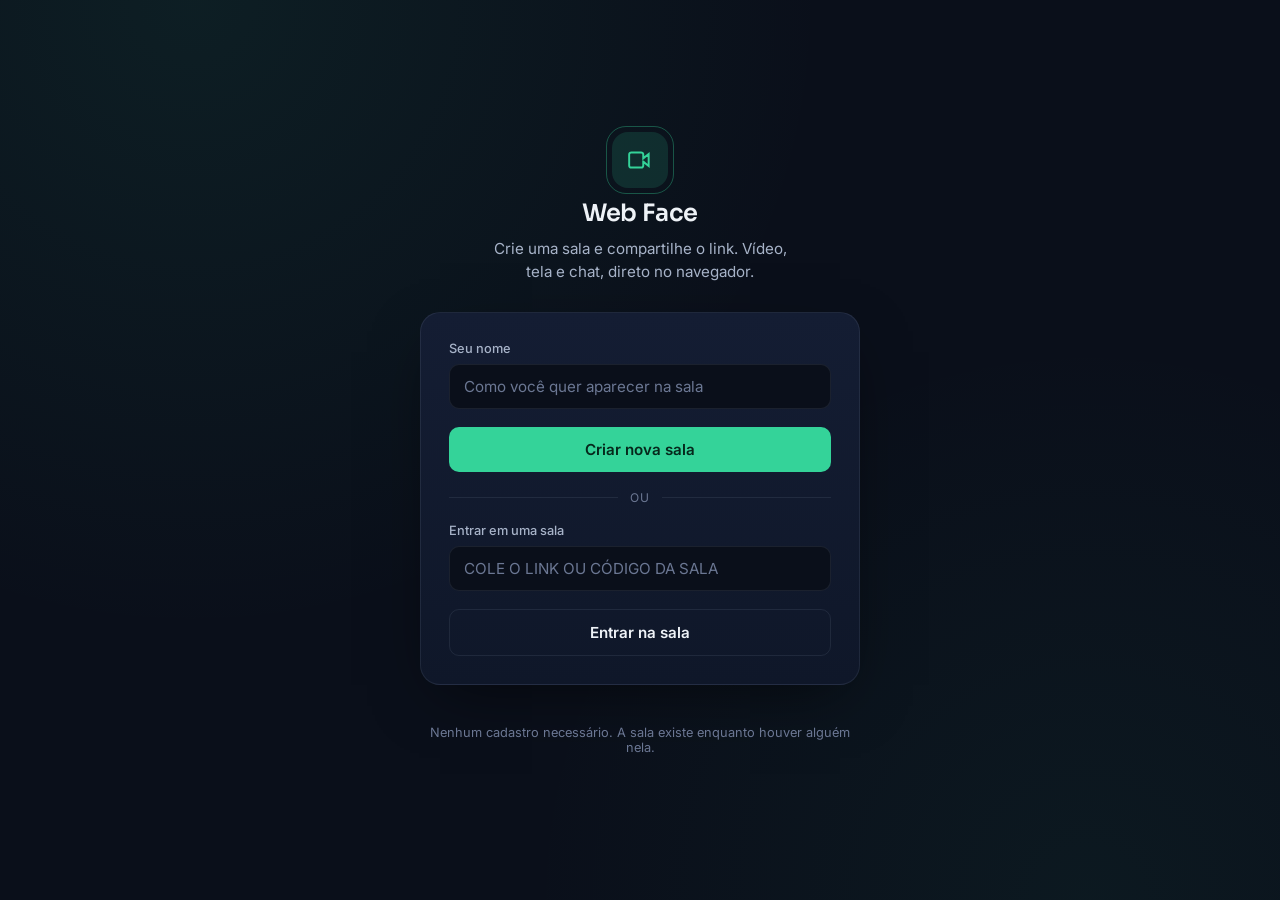
<file: index.html>
<!DOCTYPE html>
<html lang="pt-BR">
<head>
  <meta charset="UTF-8" />
  <meta name="viewport" content="width=device-width, initial-scale=1.0" />
  <title>Web Face — Início</title>
  <link rel="preconnect" href="https://fonts.googleapis.com">
  <link href="https://fonts.googleapis.com/css2?family=Sora:wght@500;600;700&family=Inter:wght@400;500;600&display=swap" rel="stylesheet">
  <link rel="stylesheet" href="css/style.css?v=12" />
</head>
<body>
  <main class="landing">
    <div class="brand">
      <div class="brand-mark">
        <svg viewBox="0 0 24 24" fill="none" stroke="currentColor" stroke-width="1.8">
          <path d="M15 10.5V7a2 2 0 0 0-2-2H4a2 2 0 0 0-2 2v10a2 2 0 0 0 2 2h9a2 2 0 0 0 2-2v-3.5l5 4v-11l-5 4Z"/>
        </svg>
      </div>
      <h1>Web Face</h1>
      <p>Crie uma sala e compartilhe o link. Vídeo, tela e chat, direto no navegador.</p>
    </div>

    <section class="panel">
      <div class="field">
        <label for="nome-input">Seu nome</label>
        <input id="nome-input" type="text" placeholder="Como você quer aparecer na sala" maxlength="30" />
      </div>

      <button id="criar-sala-btn" class="btn-primary">Criar nova sala</button>

      <div class="divider">ou</div>

      <div class="field">
        <label for="link-input">Entrar em uma sala</label>
        <input id="link-input" type="text" placeholder="Cole o link ou código da sala" style="text-transform: uppercase;" />
      </div>
      <button id="entrar-sala-btn" class="btn-secondary">Entrar na sala</button>

      <p id="erro-msg" class="footnote hidden" style="color:#f87171;"></p>
    </section>

    <p class="footnote">Nenhum cadastro necessário. A sala existe enquanto houver alguém nela.</p>
  </main>

  <script src="js/landing.js?v=12"></script>
</body>
</html>
</file>
<file: css/style.css>
/* =========================================================
   Design tokens
   ========================================================= */
:root {
  --bg-0: #0a0f1a;
  --bg-1: #0f1729;
  --bg-2: #141d33;
  --card-border: rgba(148, 163, 184, 0.12);
  --text-hi: #eef2f7;
  --text-mid: #a7b3c8;
  --text-low: #6b7793;
  --accent: #34d399;
  --accent-dim: rgba(52, 211, 153, 0.14);
  --accent-ring: rgba(52, 211, 153, 0.35);
  --danger: #f87171;

  --font-display: "Sora", system-ui, sans-serif;
  --font-body: "Inter", system-ui, sans-serif;

  --radius-lg: 20px;
  --radius-md: 14px;
  --radius-sm: 10px;
}

* { box-sizing: border-box; }

html, body {
  height: 100%;
  margin: 0;
  padding: 0;
}

body {
  background:
    radial-gradient(circle at 15% 0%, rgba(52, 211, 153, 0.08), transparent 45%),
    radial-gradient(circle at 85% 100%, rgba(52, 211, 153, 0.05), transparent 40%),
    var(--bg-0);
  color: var(--text-hi);
  font-family: var(--font-body);
  min-height: 100vh;
  display: flex;
  flex-direction: column;
  align-items: center;
  justify-content: center;
  padding: 24px;
}

/* =========================================================
   Landing layout
   ========================================================= */
.landing {
  width: 100%;
  max-width: 440px;
  display: flex;
  flex-direction: column;
  align-items: center;
  text-align: center;
  gap: 28px;
}

.brand {
  display: flex;
  flex-direction: column;
  align-items: center;
  gap: 10px;
}

.brand-mark {
  width: 56px;
  height: 56px;
  border-radius: 16px;
  background: var(--accent-dim);
  display: flex;
  align-items: center;
  justify-content: center;
  position: relative;
}

.brand-mark::before {
  content: "";
  position: absolute;
  inset: -6px;
  border-radius: 20px;
  border: 1px solid var(--accent-ring);
  animation: pulse-ring 2.4s ease-out infinite;
}

.brand-mark svg { width: 26px; height: 26px; color: var(--accent); }

@keyframes pulse-ring {
  0%   { transform: scale(0.9); opacity: 0.9; }
  70%  { transform: scale(1.25); opacity: 0; }
  100% { transform: scale(1.25); opacity: 0; }
}

.brand h1 {
  font-family: var(--font-display);
  font-size: 1.5rem;
  font-weight: 600;
  margin: 0;
  letter-spacing: -0.01em;
}

.brand p {
  margin: 0;
  color: var(--text-mid);
  font-size: 0.95rem;
  max-width: 320px;
  line-height: 1.5;
}

/* =========================================================
   Card
   ========================================================= */
.panel {
  width: 100%;
  background: linear-gradient(180deg, var(--bg-2), var(--bg-1));
  border: 1px solid var(--card-border);
  border-radius: var(--radius-lg);
  padding: 28px;
  display: flex;
  flex-direction: column;
  gap: 18px;
  box-shadow: 0 20px 60px -20px rgba(0,0,0,0.6);
}

.field {
  display: flex;
  flex-direction: column;
  gap: 8px;
  text-align: left;
}

.field label {
  font-size: 0.8rem;
  color: var(--text-mid);
  font-weight: 500;
}

.field input {
  background: var(--bg-0);
  border: 1px solid var(--card-border);
  border-radius: var(--radius-sm);
  padding: 12px 14px;
  color: var(--text-hi);
  font-size: 0.95rem;
  font-family: var(--font-body);
  outline: none;
  transition: border-color 0.15s ease;
}

.field input:focus {
  border-color: var(--accent);
}

.field input::placeholder { color: var(--text-low); }

button {
  font-family: var(--font-body);
  font-size: 0.95rem;
  font-weight: 600;
  border: none;
  border-radius: var(--radius-sm);
  padding: 13px 18px;
  cursor: pointer;
  transition: transform 0.1s ease, filter 0.15s ease;
}

button:active { transform: scale(0.98); }

.btn-primary {
  background: var(--accent);
  color: #06281c;
}
.btn-primary:hover { filter: brightness(1.08); }

.btn-secondary {
  background: transparent;
  color: var(--text-hi);
  border: 1px solid var(--card-border);
}
.btn-secondary:hover { border-color: var(--accent-ring); }

.divider {
  display: flex;
  align-items: center;
  gap: 12px;
  color: var(--text-low);
  font-size: 0.75rem;
  text-transform: uppercase;
  letter-spacing: 0.08em;
}
.divider::before, .divider::after {
  content: "";
  flex: 1;
  height: 1px;
  background: var(--card-border);
}

.footnote {
  color: var(--text-low);
  font-size: 0.8rem;
}

/* Utility: hidden */
.hidden { display: none !important; }
</file>
